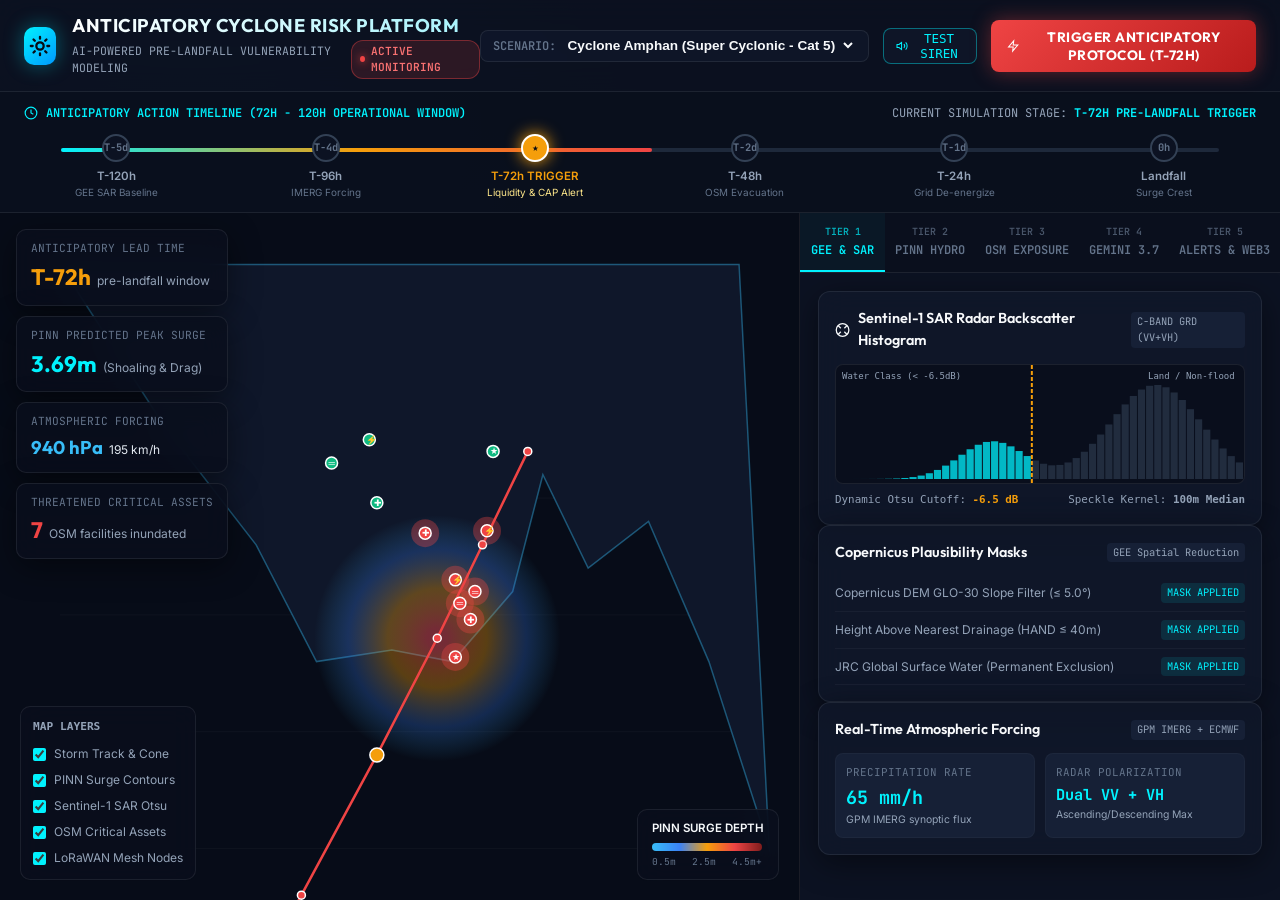
<file: index.html>
<!DOCTYPE html>
<html lang="en">
<head>
  <meta charset="UTF-8">
  <meta name="viewport" content="width=device-width, initial-scale=1.0">
  <title>Anticipatory Cyclone Risk & Vulnerability Modeling Platform</title>
  <meta name="description" content="AI-driven anticipatory action platform fusing Google Earth Engine SAR telemetry, Physics-Informed Neural Networks (PINNs), OpenStreetMap exposure mapping, Gemini 3.7 Flash orchestration, OASIS CAP v1.2 alerts, and Chainlink parametric smart contracts.">
  
  <!-- Stylesheets -->
  <link rel="stylesheet" href="css/main.css">
  <link rel="stylesheet" href="css/components.css">
</head>
<body>

  <!-- =====================================================================
       HEADER & MISSION CONTROL BAR
       ===================================================================== -->
  <header class="header-bar">
    <div class="brand-section">
      <div class="logo-icon">
        <svg viewBox="0 0 24 24" fill="none" stroke="currentColor" stroke-width="2.5" stroke-linecap="round" stroke-linejoin="round">
          <path d="M12 2v2M12 20v2M4.93 4.93l1.41 1.41M17.66 17.66l1.41 1.41M2 12h2M20 12h2M6.34 17.66l-1.41 1.41M19.07 4.93l-1.41 1.41"/>
          <circle cx="12" cy="12" r="4"/>
        </svg>
      </div>
      <div class="brand-title">
        <h1>ANTICIPATORY CYCLONE RISK PLATFORM</h1>
        <div class="brand-subtitle">
          <span>AI-POWERED PRE-LANDFALL VULNERABILITY MODELING</span>
          <span class="status-badge live-pulse">
            <span class="pulse-dot"></span>
            ACTIVE MONITORING
          </span>
        </div>
      </div>
    </div>

    <div class="header-actions">
      <!-- Scenario Selector -->
      <div class="scenario-select-wrapper">
        <label for="scenarioSelect">SCENARIO:</label>
        <select id="scenarioSelect" class="scenario-select">
          <option value="amphan" selected>Cyclone Amphan (Super Cyclonic - Cat 5)</option>
          <option value="remal">Cyclone Remal (Severe Cyclonic - Cat 3)</option>
          <option value="mocha">Cyclone Mocha (Extremely Severe - Cat 5)</option>
        </select>
      </div>

      <!-- Audio Siren Unmute / Test Button -->
      <button id="btnToggleAudio" class="btn-icon-toggle" title="Test / Unmute Alarm Siren" style="display: flex; align-items: center; gap: 6px; width: auto; padding: 0 12px; font-size: 0.78rem; font-family: monospace; color: #00f2fe; border-color: rgba(0,242,254,0.4);">
        <svg width="18" height="18" viewBox="0 0 24 24" fill="none" stroke="currentColor" stroke-width="2">
          <polygon points="11 5 6 9 2 9 2 15 6 15 11 19 11 5"/>
          <path d="M15.54 8.46a5 5 0 0 1 0 7.07"/>
          <path d="M19.07 4.93a10 10 0 0 1 0 14.14"/>
        </svg>
        <span id="audioButtonText">TEST SIREN</span>
      </button>

      <!-- Master Anticipatory Action Button -->
      <button id="btnTriggerProtocol" class="btn-trigger-action" title="Execute Pre-Landfall Liquidity & Warning Protocol">
        <svg width="18" height="18" viewBox="0 0 24 24" fill="none" stroke="currentColor" stroke-width="2">
          <polygon points="13 2 3 14 12 14 11 22 21 10 12 10 13 2"/>
        </svg>
        TRIGGER ANTICIPATORY PROTOCOL (T-72H)
      </button>
    </div>
  </header>

  <!-- =====================================================================
       ANTICIPATORY ACTION TIMELINE BAR (T-120H TO LANDFALL)
       ===================================================================== -->
  <div class="timeline-container">
    <div class="timeline-header">
      <div class="timeline-title">
        <svg width="14" height="14" viewBox="0 0 24 24" fill="none" stroke="currentColor" stroke-width="2">
          <circle cx="12" cy="12" r="10"></circle>
          <polyline points="12 6 12 12 16 14"></polyline>
        </svg>
        ANTICIPATORY ACTION TIMELINE (72H - 120H OPERATIONAL WINDOW)
      </div>
      <div class="timeline-meta">
        <span>CURRENT SIMULATION STAGE: <strong id="timelineStageLabel" style="color: #00f2fe;">T-72H PRE-LANDFALL TRIGGER</strong></span>
      </div>
    </div>

    <div class="timeline-stepper">
      <div class="timeline-track-bar"></div>
      <div id="timelineProgress" class="timeline-track-progress" style="width: 48%;"></div>

      <div class="timeline-step" data-step="-120h">
        <div class="step-node">T-5d</div>
        <div class="step-label">T-120h</div>
        <div class="step-sublabel">GEE SAR Baseline</div>
      </div>

      <div class="timeline-step" data-step="-96h">
        <div class="step-node">T-4d</div>
        <div class="step-label">T-96h</div>
        <div class="step-sublabel">IMERG Forcing</div>
      </div>

      <div class="timeline-step trigger-node active" data-step="-72h">
        <div class="step-node">★</div>
        <div class="step-label" style="color: #f59e0b;">T-72h TRIGGER</div>
        <div class="step-sublabel" style="color: #fde68a;">Liquidity & CAP Alert</div>
      </div>

      <div class="timeline-step" data-step="-48h">
        <div class="step-node">T-2d</div>
        <div class="step-label">T-48h</div>
        <div class="step-sublabel">OSM Evacuation</div>
      </div>

      <div class="timeline-step" data-step="-24h">
        <div class="step-node">T-1d</div>
        <div class="step-label">T-24h</div>
        <div class="step-sublabel">Grid De-energize</div>
      </div>

      <div class="timeline-step landfall-node" data-step="0h">
        <div class="step-node">0h</div>
        <div class="step-label">Landfall</div>
        <div class="step-sublabel">Surge Crest</div>
      </div>
    </div>
  </div>

  <!-- =====================================================================
       MAIN DASHBOARD GRID (MAP + 5-TIER TACTICAL HUB)
       ===================================================================== -->
  <main class="dashboard-grid">
    
    <!-- LEFT: GIS MAP VIEWPORT & HUD -->
    <div class="map-stage-container">
      <canvas id="mapCanvas" class="map-viewport"></canvas>

      <!-- Floating HUD Metrics -->
      <div class="map-hud-overlay">
        <div class="hud-panel">
          <div class="hud-title">ANTICIPATORY LEAD TIME</div>
          <div class="hud-value-group">
            <span id="hudLeadTime" class="hud-large-val" style="color: #f59e0b;">T-72h</span>
            <span class="hud-unit">pre-landfall window</span>
          </div>
        </div>

        <div class="hud-panel">
          <div class="hud-title">PINN PREDICTED PEAK SURGE</div>
          <div class="hud-value-group">
            <span id="hudSurgeDepth" class="hud-large-val">3.20m</span>
            <span class="hud-unit">(Shoaling & Drag)</span>
          </div>
        </div>

        <div class="hud-panel">
          <div class="hud-title">ATMOSPHERIC FORCING</div>
          <div class="hud-value-group">
            <span id="hudPressure" class="hud-large-val" style="font-size: 1.15rem; color: #38bdf8;">940 hPa</span>
            <span id="hudWinds" class="hud-unit" style="color: #e2e8f0;">195 km/h</span>
          </div>
        </div>

        <div class="hud-panel">
          <div class="hud-title">THREATENED CRITICAL ASSETS</div>
          <div class="hud-value-group">
            <span id="hudThreatenedAssets" class="hud-large-val" style="color: #ef4444;">6</span>
            <span class="hud-unit">OSM facilities inundated</span>
          </div>
        </div>
      </div>

      <!-- Layer Control Floating Box -->
      <div class="map-layer-controls">
        <div style="font-size: 0.7rem; font-weight: 700; color: #94a3b8; font-family: monospace; margin-bottom: 2px;">MAP LAYERS</div>
        <label class="layer-toggle">
          <input type="checkbox" name="stormTrack" checked> Storm Track & Cone
        </label>
        <label class="layer-toggle">
          <input type="checkbox" name="surgeContours" checked> PINN Surge Contours
        </label>
        <label class="layer-toggle">
          <input type="checkbox" name="sarInundation" checked> Sentinel-1 SAR Otsu
        </label>
        <label class="layer-toggle">
          <input type="checkbox" name="osmInfrastructure" checked> OSM Critical Assets
        </label>
        <label class="layer-toggle">
          <input type="checkbox" name="loraMesh" checked> LoRaWAN Mesh Nodes
        </label>
      </div>

      <!-- Map Legend -->
      <div class="map-legend">
        <div class="legend-title">PINN SURGE DEPTH</div>
        <div class="legend-scale">
          <div class="scale-gradient"></div>
        </div>
        <div class="scale-labels">
          <span>0.5m</span>
          <span>2.5m</span>
          <span>4.5m+</span>
        </div>
      </div>

      <!-- Interactive Tooltip -->
      <div id="mapTooltip" class="map-tooltip"></div>
    </div>

    <!-- RIGHT: 5-TIER MULTI-TIER TACTICAL HUB -->
    <aside class="tactical-hub-container">
      
      <!-- Tier Navigation Tabs -->
      <nav class="tier-tabs-nav">
        <button class="tier-tab-btn active" data-tab="tier1">
          <span class="tier-tab-number">TIER 1</span>
          <span>GEE & SAR</span>
        </button>
        <button class="tier-tab-btn" data-tab="tier2">
          <span class="tier-tab-number">TIER 2</span>
          <span>PINN HYDRO</span>
        </button>
        <button class="tier-tab-btn" data-tab="tier3">
          <span class="tier-tab-number">TIER 3</span>
          <span>OSM EXPOSURE</span>
        </button>
        <button class="tier-tab-btn" data-tab="tier4">
          <span class="tier-tab-number">TIER 4</span>
          <span>GEMINI 3.7</span>
        </button>
        <button class="tier-tab-btn" data-tab="tier5">
          <span class="tier-tab-number">TIER 5</span>
          <span>ALERTS & WEB3</span>
        </button>
      </nav>

      <!-- Panel Content Container -->
      <div class="tier-panel-content">
        
        <!-- ==========================================
             TIER 1 PANEL: GEE & SAR INGESTION
             ========================================== -->
        <div id="panel-tier1" class="tier-tab-panel" style="display: block;">
          <div class="card">
            <div class="card-header">
              <span class="card-title">
                <svg width="16" height="16" viewBox="0 0 24 24" fill="none" stroke="currentColor" stroke-width="2"><circle cx="12" cy="12" r="10"/><path d="m4.93 4.93 4.24 4.24"/><path d="m14.83 9.17 4.24-4.24"/><path d="m14.83 14.83 4.24 4.24"/><path d="m9.17 14.83-4.24 4.24"/></svg>
                Sentinel-1 SAR Radar Backscatter Histogram
              </span>
              <span class="card-badge">C-BAND GRD (VV+VH)</span>
            </div>

            <!-- SAR Histogram Canvas -->
            <div class="sar-histogram-container">
              <canvas id="sarHistogramCanvas"></canvas>
            </div>

            <div style="display: flex; justify-content: space-between; margin-top: 8px; font-size: 0.68rem; font-family: monospace; color: #94a3b8;">
              <span>Dynamic Otsu Cutoff: <strong style="color: #f59e0b;">-6.5 dB</strong></span>
              <span>Speckle Kernel: <strong>100m Median</strong></span>
            </div>
          </div>

          <!-- Plausibility Masking Controls -->
          <div class="card">
            <div class="card-header">
              <span class="card-title">Copernicus Plausibility Masks</span>
              <span class="card-badge">GEE Spatial Reduction</span>
            </div>
            
            <div class="filter-switch-row">
              <span class="filter-switch-label">Copernicus DEM GLO-30 Slope Filter (&le; 5.0&deg;)</span>
              <span class="filter-switch-tag">MASK APPLIED</span>
            </div>
            <div class="filter-switch-row">
              <span class="filter-switch-label">Height Above Nearest Drainage (HAND &le; 40m)</span>
              <span class="filter-switch-tag">MASK APPLIED</span>
            </div>
            <div class="filter-switch-row">
              <span class="filter-switch-label">JRC Global Surface Water (Permanent Exclusion)</span>
              <span class="filter-switch-tag">MASK APPLIED</span>
            </div>
          </div>

          <!-- Meteorological Forcing Card -->
          <div class="card">
            <div class="card-header">
              <span class="card-title">Real-Time Atmospheric Forcing</span>
              <span class="card-badge">GPM IMERG + ECMWF</span>
            </div>
            <div class="metric-grid-2">
              <div class="metric-item">
                <div class="metric-label">PRECIPITATION RATE</div>
                <div id="valImergRain" class="metric-value">65 mm/h</div>
                <div class="metric-sub">GPM IMERG synoptic flux</div>
              </div>
              <div class="metric-item">
                <div class="metric-label">RADAR POLARIZATION</div>
                <div class="metric-value" style="font-size: 0.95rem;">Dual VV + VH</div>
                <div class="metric-sub">Ascending/Descending Max</div>
              </div>
            </div>
          </div>
        </div>

        <!-- ==========================================
             TIER 2 PANEL: PINN & DUALFLOODGNN
             ========================================== -->
        <div id="panel-tier2" class="tier-tab-panel" style="display: none;">
          <div class="card">
            <div class="card-header">
              <span class="card-title">PINN Storm Surge Solver</span>
              <span class="card-badge">ADCIRC / SLOSH SURROGATE</span>
            </div>
            
            <div class="formula-banner">
              L_PINN = L_data + &lambda;1 * L_NS + &lambda;2 * L_mass
            </div>

            <div class="metric-grid-2">
              <div class="metric-item">
                <div class="metric-label">PEAK PREDICTED SURGE</div>
                <div id="valPinnSurge" class="metric-value">3.20m</div>
                <div class="metric-sub">Inundation depth at coast</div>
              </div>
              <div class="metric-item">
                <div class="metric-label">INFERENCE LATENCY</div>
                <div class="metric-value" style="color: #10b981;">124 ms</div>
                <div class="metric-sub">vs 36h traditional HPC</div>
              </div>
            </div>

            <div style="margin-top: 12px; font-size: 0.72rem; color: #94a3b8; line-height: 1.6;">
              <div style="display: flex; justify-content: space-between; padding: 4px 0;">
                <span>Inverted Barometer (&Delta;&eta;_p):</span>
                <strong id="valPinnBarometer" style="color: #38bdf8;">+0.73m</strong>
              </div>
              <div style="display: flex; justify-content: space-between; padding: 4px 0;">
                <span>Wind Drag & Shoaling (&Delta;&eta;_w):</span>
                <strong id="valPinnWind" style="color: #38bdf8;">+1.82m</strong>
              </div>
              <div style="display: flex; justify-content: space-between; padding: 4px 0;">
                <span>Harmonic Astronomical Tide (&eta;_t):</span>
                <strong style="color: #38bdf8;">+0.65m</strong>
              </div>
            </div>
          </div>

          <!-- DUALFloodGNN Mass Conservation -->
          <div class="card">
            <div class="card-header">
              <span class="card-title">DUALFloodGNN Pluvial Routing</span>
              <span class="card-badge">CONSERVATION OF MASS</span>
            </div>
            <div class="metric-item">
              <div class="metric-label">LOCAL MASS RESIDUAL LOSS</div>
              <div id="valGnnResidual" class="metric-value" style="color: #10b981; font-size: 1.1rem;">4.20e-5</div>
              <div class="progress-bar-container">
                <div class="progress-bar-fill" style="width: 12%;"></div>
              </div>
              <div class="metric-sub">&check; Mass strictly conserved (&lt; 1e-4 threshold)</div>
            </div>
          </div>
        </div>

        <!-- ==========================================
             TIER 3 PANEL: OSM INFRASTRUCTURE EXPOSURE
             ========================================== -->
        <div id="panel-tier3" class="tier-tab-panel" style="display: none;">
          <div class="card">
            <div class="card-header">
              <span class="card-title">OpenStreetMap Overpass QL</span>
              <select id="qlCategorySelect" class="scenario-select" style="background: #162036; padding: 4px 8px; border-radius: 6px;">
                <option value="medical_shelters">Medical Shelters</option>
                <option value="power_grid">Power Transformers</option>
                <option value="evacuation_routes">Arterial Highways</option>
                <option value="emergency_hubs">Police Command Hubs</option>
              </select>
            </div>
            <div id="qlConsoleOutput" class="ql-console">[out:json][timeout:25];
(
  node["amenity"="hospital"](21.0,88.0,23.5,91.5);
  way["amenity"="hospital"](21.0,88.0,23.5,91.5);
  relation["amenity"="hospital"](21.0,88.0,23.5,91.5);
);
out body;
>;
out skel qt;</div>
          </div>

          <!-- Spatial Join Intersected Assets -->
          <div class="card">
            <div class="card-header">
              <span class="card-title">Spatial Join (sjoin) Vulnerability Matrix</span>
              <span class="card-badge">CRITICAL ASSETS</span>
            </div>
            <div id="assetVulnerabilityList" class="asset-vulnerability-list">
              <!-- Dynamically populated -->
            </div>
          </div>
        </div>

        <!-- ==========================================
             TIER 4 PANEL: GEMINI 3.7 FLASH REASONING
             ========================================== -->
        <div id="panel-tier4" class="tier-tab-panel" style="display: none;">
          <div class="card">
            <div class="ai-agent-header">
              <div class="ai-avatar">G</div>
              <div>
                <div style="font-weight: 700; font-size: 0.88rem; color: #c084fc;">Gemini 3.7 Flash</div>
                <div style="font-size: 0.68rem; font-family: monospace; color: #94a3b8;">FORMATION CONTROLLER REASONING AGENT</div>
              </div>
            </div>

            <!-- Agent Thinking Stream -->
            <div id="geminiReasoningOutput" class="ai-reasoning-stream">
              <!-- Dynamically populated with compound reasoning -->
            </div>
          </div>

          <!-- Strict JSON Schema Output Box -->
          <div class="card">
            <div class="card-header">
              <span class="card-title">Enforced Response Schema (JSON)</span>
              <span class="card-badge">response_schema</span>
            </div>
            <div id="geminiJsonOutput" class="json-code-box">
              <!-- Formatted JSON output -->
            </div>
          </div>
        </div>

        <!-- ==========================================
             TIER 5 PANEL: ALERTS & WEB3 LIQUIDITY
             ========================================== -->
        <div id="panel-tier5" class="tier-tab-panel" style="display: none;">
          
          <!-- Sub-panel A: OASIS CAP v1.2 Dispatcher -->
          <div class="card">
            <div class="card-header">
              <span class="card-title">OASIS CAP v1.2 Dissemination</span>
              <span class="card-badge">CELL BROADCAST SERVICE</span>
            </div>
            <div id="capXmlOutput" class="ql-console" style="max-height: 120px; color: #a5f3fc;">
              <!-- Generated XML alert -->
            </div>
            <button id="btnCbsBroadcast" class="btn-cbs-broadcast">
              <svg width="18" height="18" viewBox="0 0 24 24" fill="none" stroke="currentColor" stroke-width="2"><path d="M18 8A6 6 0 0 0 6 8c0 7-3 9-3 9h18s-3-2-3-9"/><path d="M13.73 21a2 2 0 0 1-3.46 0"/></svg>
              BROADCAST VIA CELL BROADCAST (CBS CHANNEL-4370)
            </button>
          </div>

          <!-- Sub-panel B: LoRaWAN Offline Mesh Network -->
          <div class="card">
            <div class="card-header">
              <span class="card-title">LoRaWAN Offline Mesh Network</span>
              <span class="card-badge">DECENTRALIZED RADIO</span>
            </div>
            <canvas id="loraMeshCanvas" class="lora-mesh-canvas"></canvas>
            <div class="lora-node-status-grid">
              <div class="lora-node-card">
                <div class="lora-node-name">Gateway <span class="lora-dot"></span></div>
                <div style="color: #94a3b8;">Barisal Tower</div>
                <div style="color: #00e5a3; font-family: monospace;">RSSI: -62 dBm</div>
              </div>
              <div class="lora-node-card">
                <div class="lora-node-name">Relay N1 <span class="lora-dot"></span></div>
                <div style="color: #94a3b8;">Patuakhali</div>
                <div style="color: #00e5a3; font-family: monospace;">RSSI: -78 dBm</div>
              </div>
              <div class="lora-node-card">
                <div class="lora-node-name">Edge Siren <span class="lora-dot" style="background: #ef4444;"></span></div>
                <div style="color: #94a3b8;">Kuakata Shore</div>
                <div style="color: #f59e0b; font-family: monospace;">RSSI: -96 dBm</div>
              </div>
            </div>
          </div>

          <!-- Sub-panel C: Parametric Insurance & Smart Contract -->
          <div class="card web3-contract-card">
            <div class="card-header">
              <span class="card-title" style="color: #e9d5ff;">IndexedInsurance.sol</span>
              <span id="contractStatusBadge" class="card-badge" style="background: rgba(16, 185, 129, 0.2); color: #6ee7b7;">SETTLED (PRE-LANDFALL 72H)</span>
            </div>

            <div class="oracle-feed-bar">
              <span class="oracle-badge">
                <svg width="14" height="14" viewBox="0 0 24 24" fill="none" stroke="currentColor" stroke-width="2"><circle cx="12" cy="12" r="10"/><path d="M12 2a14.5 14.5 0 0 0 0 20 14.5 14.5 0 0 0 0-20"/><path d="M2 12h20"/></svg>
                Chainlink DON Surge Oracle:
              </span>
              <span style="font-family: monospace; font-weight: 700; color: #a855f7;">3.20m (Threshold: 2.50m)</span>
            </div>

            <div style="display: flex; justify-content: space-between; font-size: 0.72rem; color: #cbd5e1; margin-bottom: 6px;">
              <span>Escrow Vault Pool: <strong>$2,500,000 USD</strong></span>
              <span>Beneficiaries: <strong>50,000 Families</strong></span>
            </div>

            <div style="font-size: 0.68rem; font-family: monospace; color: #a78bfa; margin-top: 8px;">
              AUTOMATED BASH/NAGAD CASHOUT AUDIT TRAIL:
            </div>
            <div id="payoutStreamList" class="payout-stream-list">
              <!-- Dynamically populated payout stream -->
            </div>
          </div>
        </div>

      </div>
    </aside>
  </main>

  <!-- =====================================================================
       CELL BROADCAST EMERGENCY MODAL (CBS CHANNEL-4370 SIMULATION)
       ===================================================================== -->
  <div id="cbsModalOverlay" class="modal-overlay">
    <div class="phone-mockup-frame">
      <div class="phone-notch"></div>
      
      <div class="cbs-alert-card">
        <div class="cbs-alert-header">
          <svg width="24" height="24" viewBox="0 0 24 24" fill="none" stroke="currentColor" stroke-width="2.5"><path d="M10.29 3.86 1.82 18a2 2 0 0 0 1.71 3h16.94a2 2 0 0 0 1.71-3L13.71 3.86a2 2 0 0 0-3.42 0z"/><line x1="12" y1="9" x2="12" y2="13"/><line x1="12" y1="17" x2="12.01" y2="17"/></svg>
          CIVIL EMERGENCY BROADCAST
        </div>

        <div id="cbsModalHeadline" style="font-weight: 800; font-size: 0.95rem;">
          EMERGENCY ALERT: CYCLONE AMPHAN (T-72H)
        </div>

        <div id="cbsModalDesc" class="cbs-alert-body">
          Surge depth of 3.20m projected. Imminent coastal cut-off detected along arterial evacuation corridors.
        </div>

        <div id="cbsModalInstruction" class="cbs-alert-instruction">
          Anticipatory action in effect: Proceed immediately to cyclone shelters. Cash assistance of ৳5,500 has been transferred directly to your mobile wallet.
        </div>

        <button id="btnDismissAlert" class="cbs-alert-dismiss-btn">
          ACKNOWLEDGE & DISMISS ALARM
        </button>
      </div>
    </div>
  </div>

  <!-- Application Logic (Universal Bundle - works on file:// and http://) -->
  <script src="js/bundle.js"></script>
</body>
</html>
</file>
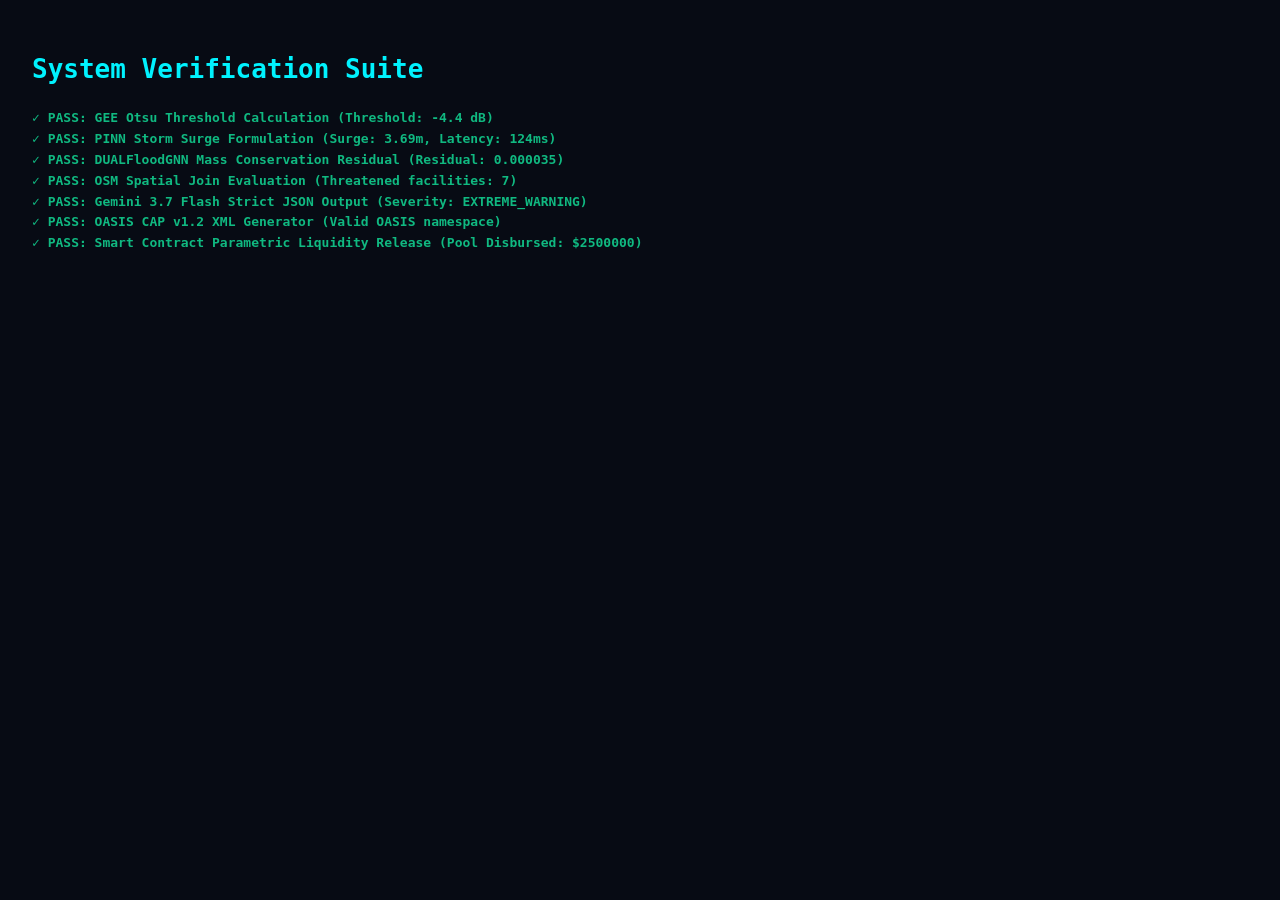
<file: tests/run_verification.html>
<!DOCTYPE html>
<html lang="en">
<head>
  <meta charset="UTF-8">
  <title>Anticipatory Cyclone Platform - Automated Test Suite</title>
  <style>
    body { font-family: monospace; background: #070b14; color: #f8fafc; padding: 24px; line-height: 1.6; }
    h1 { color: #00f2fe; }
    .test-pass { color: #10b981; font-weight: bold; }
    .test-fail { color: #ef4444; font-weight: bold; }
    .test-suite { margin-top: 16px; border: 1px solid rgba(255,255,255,0.1); padding: 16px; border-radius: 8px; }
  </style>
</head>
<body>
  <h1>System Verification Suite</h1>
  <div id="results">Running tests...</div>

  <script type="module">
    import { GEEPipelineManager } from '../js/gee-pipeline.js';
    import { PINNHydrodynamicEngine } from '../js/pinn-engine.js';
    import { OSMExtractor } from '../js/osm-extractor.js';
    import { GeminiOrchestrator } from '../js/gemini-orchestrator.js';
    import { CAPDispatcher } from '../js/cap-dispatcher.js';
    import { SmartContractManager } from '../js/smart-contract.js';

    const results = document.getElementById('results');
    results.innerHTML = '';

    function assert(testName, condition, details = '') {
      const div = document.createElement('div');
      if (condition) {
        div.className = 'test-pass';
        div.innerText = `✓ PASS: ${testName} ${details ? '(' + details + ')' : ''}`;
      } else {
        div.className = 'test-fail';
        div.innerText = `✗ FAIL: ${testName} ${details ? '(' + details + ')' : ''}`;
      }
      results.appendChild(div);
    }

    try {
      // 1. Test GEE Otsu thresholding
      const gee = new GEEPipelineManager();
      const threshold = gee.calculateOtsuThreshold();
      assert('GEE Otsu Threshold Calculation', threshold <= -4.0 && threshold >= -10.0, `Threshold: ${threshold} dB`);

      // 2. Test PINN Hydrodynamics & Mass Conservation
      const pinn = new PINNHydrodynamicEngine();
      const surge = pinn.calculateSurge(940, 195);
      assert('PINN Storm Surge Formulation', surge.totalSurgeMeters >= 2.0, `Surge: ${surge.totalSurgeMeters}m, Latency: ${surge.inferenceTimeMs}ms`);

      const gnn = pinn.simulateWatershedGNN(65);
      assert('DUALFloodGNN Mass Conservation Residual', gnn.conservesMass, `Residual: ${gnn.localMassResidual}`);

      // 3. Test OSM Vulnerability sjoin
      const osm = new OSMExtractor();
      const vulnerable = osm.evaluateVulnerability(3.2);
      const flooded = vulnerable.filter(a => a.isFlooded);
      assert('OSM Spatial Join Evaluation', flooded.length > 0, `Threatened facilities: ${flooded.length}`);

      // 4. Test Gemini 3.7 Flash Schema Validation
      const gemini = new GeminiOrchestrator();
      const scenario = { name: "Cyclone Test", id: "test" };
      const assessment = gemini.synthesizeAnticipatoryAssessment(scenario, 72, surge, vulnerable);
      const schemaValid = assessment.structuredOutput.hasOwnProperty('cap_parameters') &&
                          assessment.structuredOutput.hasOwnProperty('parametric_liquidity_trigger');
      assert('Gemini 3.7 Flash Strict JSON Output', schemaValid, `Severity: ${assessment.structuredOutput.event_severity}`);

      // 5. Test OASIS CAP v1.2 XML generation
      const cap = new CAPDispatcher();
      const xml = cap.generateXML(assessment.structuredOutput.cap_parameters);
      assert('OASIS CAP v1.2 XML Generator', xml.includes('<alert xmlns="urn:oasis:names:tc:emergency:cap:1.2">'), 'Valid OASIS namespace');

      // 6. Test Smart Contract Settlement
      const sc = new SmartContractManager();
      const settlement = sc.evaluateAndExecuteSettlement(3.2, 72);
      assert('Smart Contract Parametric Liquidity Release', settlement.triggered && sc.isSettled, `Pool Disbursed: $${settlement.totalDisbursedUsd}`);

    } catch (err) {
      assert('Test Execution Exception', false, err.message);
    }
  </script>
</body>
</html>
</file>
<file: css/main.css>
/* =====================================================================
   ANTICIPATORY CYCLONE RISK PLATFORM - MAIN DESIGN SYSTEM
   Theme: High-Tech Mission Control / Slate & Neon Intelligence
   ===================================================================== */

@import url('https://fonts.googleapis.com/css2?family=Inter:wght@300;400;500;600;700&family=JetBrains+Mono:wght@400;500;700&family=Outfit:wght@400;600;700;800&display=swap');

:root {
  /* Harmonious Dark Palette */
  --bg-primary: #070b14;
  --bg-secondary: #0c1222;
  --bg-card: rgba(16, 24, 43, 0.75);
  --bg-card-hover: rgba(22, 33, 58, 0.85);
  --bg-elevated: #162036;

  /* Glassmorphism */
  --border-subtle: rgba(255, 255, 255, 0.08);
  --border-highlight: rgba(0, 242, 254, 0.3);
  --glass-blur: blur(14px);
  --shadow-card: 0 8px 32px 0 rgba(0, 0, 0, 0.45);
  --shadow-glow-cyan: 0 0 20px rgba(0, 242, 254, 0.35);
  --shadow-glow-red: 0 0 20px rgba(239, 68, 68, 0.4);

  /* Accents & Status */
  --cyan-primary: #00f2fe;
  --cyan-dark: #0099ff;
  --teal-accent: #00e5a3;
  --amber-warning: #f59e0b;
  --red-critical: #ef4444;
  --purple-accent: #8b5cf6;
  --blue-ocean: #1e3a8a;

  /* Typography */
  --font-sans: 'Inter', -apple-system, BlinkMacSystemFont, sans-serif;
  --font-display: 'Outfit', sans-serif;
  --font-mono: 'JetBrains Mono', monospace;

  /* Text Colors */
  --text-primary: #f8fafc;
  --text-secondary: #94a3b8;
  --text-muted: #64748b;
  --text-accent: #38bdf8;

  /* Transitions */
  --transition-fast: 0.15s ease;
  --transition-normal: 0.25s ease-out;
}

* {
  margin: 0;
  padding: 0;
  box-sizing: border-box;
}

body {
  background-color: var(--bg-primary);
  background-image: 
    radial-gradient(circle at 15% 15%, rgba(0, 153, 255, 0.07) 0%, transparent 40%),
    radial-gradient(circle at 85% 85%, rgba(239, 68, 68, 0.05) 0%, transparent 45%),
    linear-gradient(180deg, rgba(7, 11, 20, 0.98) 0%, rgba(12, 18, 34, 1) 100%);
  color: var(--text-primary);
  font-family: var(--font-sans);
  min-height: 100vh;
  display: flex;
  flex-direction: column;
  overflow-x: hidden;
  line-height: 1.5;
}

/* Custom Scrollbar */
::-webkit-scrollbar {
  width: 6px;
  height: 6px;
}
::-webkit-scrollbar-track {
  background: var(--bg-secondary);
}
::-webkit-scrollbar-thumb {
  background: #1e293b;
  border-radius: 4px;
}
::-webkit-scrollbar-thumb:hover {
  background: var(--cyan-dark);
}

/* =====================================================================
   HEADER & CONTROL BAR
   ===================================================================== */
.header-bar {
  display: flex;
  justify-content: space-between;
  align-items: center;
  padding: 12px 24px;
  background: rgba(12, 18, 34, 0.85);
  backdrop-filter: var(--glass-blur);
  border-bottom: 1px solid var(--border-subtle);
  position: sticky;
  top: 0;
  z-index: 1000;
}

.brand-section {
  display: flex;
  align-items: center;
  gap: 16px;
}

.logo-icon {
  width: 38px;
  height: 38px;
  background: linear-gradient(135deg, var(--cyan-primary), var(--cyan-dark));
  border-radius: 10px;
  display: flex;
  align-items: center;
  justify-content: center;
  box-shadow: var(--shadow-glow-cyan);
}

.logo-icon svg {
  width: 22px;
  height: 22px;
  color: #070b14;
}

.brand-title h1 {
  font-family: var(--font-display);
  font-size: 1.15rem;
  font-weight: 700;
  letter-spacing: 0.5px;
  background: linear-gradient(90deg, #ffffff, #a5f3fc);
  -webkit-background-clip: text;
  -webkit-text-fill-color: transparent;
}

.brand-subtitle {
  font-size: 0.72rem;
  color: var(--text-secondary);
  font-family: var(--font-mono);
  display: flex;
  align-items: center;
  gap: 8px;
}

.status-badge {
  display: inline-flex;
  align-items: center;
  gap: 6px;
  padding: 2px 8px;
  border-radius: 12px;
  font-size: 0.7rem;
  font-weight: 600;
}

.status-badge.live-pulse {
  background: rgba(239, 68, 68, 0.15);
  color: #f87171;
  border: 1px solid rgba(239, 68, 68, 0.4);
}

.pulse-dot {
  width: 6px;
  height: 6px;
  border-radius: 50%;
  background: var(--red-critical);
  box-shadow: 0 0 8px var(--red-critical);
  animation: pulse 1.6s infinite ease-in-out;
}

@keyframes pulse {
  0%, 100% { opacity: 1; transform: scale(1); }
  50% { opacity: 0.4; transform: scale(1.4); }
}

/* Header Controls */
.header-actions {
  display: flex;
  align-items: center;
  gap: 14px;
}

.scenario-select-wrapper {
  display: flex;
  align-items: center;
  gap: 8px;
  background: var(--bg-card);
  padding: 6px 12px;
  border-radius: 8px;
  border: 1px solid var(--border-subtle);
}

.scenario-select-wrapper label {
  font-size: 0.75rem;
  color: var(--text-muted);
  text-transform: uppercase;
  font-weight: 600;
  font-family: var(--font-mono);
}

.scenario-select {
  background: transparent;
  color: var(--text-primary);
  border: none;
  font-size: 0.85rem;
  font-weight: 600;
  cursor: pointer;
  outline: none;
}

.scenario-select option {
  background: var(--bg-secondary);
  color: var(--text-primary);
}

.btn-trigger-action {
  background: linear-gradient(135deg, #ef4444, #b91c1c);
  color: white;
  border: none;
  padding: 8px 16px;
  border-radius: 8px;
  font-family: var(--font-display);
  font-size: 0.85rem;
  font-weight: 700;
  letter-spacing: 0.5px;
  cursor: pointer;
  display: flex;
  align-items: center;
  gap: 8px;
  box-shadow: var(--shadow-glow-red);
  transition: var(--transition-normal);
}

.btn-trigger-action:hover {
  transform: translateY(-2px);
  box-shadow: 0 0 25px rgba(239, 68, 68, 0.6);
}

.btn-trigger-action:active {
  transform: translateY(0);
}

.btn-icon-toggle {
  background: var(--bg-card);
  border: 1px solid var(--border-subtle);
  color: var(--text-secondary);
  width: 36px;
  height: 36px;
  border-radius: 8px;
  display: flex;
  align-items: center;
  justify-content: center;
  cursor: pointer;
  transition: var(--transition-fast);
}

.btn-icon-toggle:hover {
  color: var(--cyan-primary);
  border-color: var(--cyan-primary);
}

/* =====================================================================
   ANTICIPATORY ACTION TIMELINE BAR
   ===================================================================== */
.timeline-container {
  background: rgba(10, 15, 29, 0.95);
  border-bottom: 1px solid var(--border-subtle);
  padding: 12px 24px;
  display: flex;
  flex-direction: column;
  gap: 8px;
}

.timeline-header {
  display: flex;
  justify-content: space-between;
  align-items: center;
  font-size: 0.75rem;
  font-family: var(--font-mono);
  color: var(--text-secondary);
}

.timeline-title {
  display: flex;
  align-items: center;
  gap: 8px;
  font-weight: 600;
  color: var(--cyan-primary);
}

.timeline-stepper {
  display: flex;
  justify-content: space-between;
  position: relative;
  margin-top: 4px;
}

.timeline-track-bar {
  position: absolute;
  top: 14px;
  left: 3%;
  right: 3%;
  height: 4px;
  background: #1e293b;
  border-radius: 2px;
  z-index: 1;
}

.timeline-track-progress {
  position: absolute;
  top: 14px;
  left: 3%;
  height: 4px;
  background: linear-gradient(90deg, var(--cyan-primary), var(--amber-warning), var(--red-critical));
  border-radius: 2px;
  z-index: 2;
  transition: width 0.3s ease;
}

.timeline-step {
  position: relative;
  z-index: 3;
  display: flex;
  flex-direction: column;
  align-items: center;
  cursor: pointer;
  width: 15%;
  transition: transform var(--transition-fast);
}

.timeline-step:hover {
  transform: translateY(-2px);
}

.step-node {
  width: 28px;
  height: 28px;
  border-radius: 50%;
  background: var(--bg-secondary);
  border: 2px solid #334155;
  display: flex;
  align-items: center;
  justify-content: center;
  font-size: 0.65rem;
  font-family: var(--font-mono);
  font-weight: 700;
  color: var(--text-muted);
  transition: all var(--transition-fast);
}

.timeline-step.active .step-node {
  background: var(--cyan-primary);
  border-color: #ffffff;
  color: #070b14;
  box-shadow: 0 0 14px var(--cyan-primary);
}

.timeline-step.trigger-node .step-node {
  border-color: var(--amber-warning);
  color: var(--amber-warning);
}

.timeline-step.trigger-node.active .step-node {
  background: var(--amber-warning);
  border-color: #ffffff;
  color: #070b14;
  box-shadow: 0 0 16px var(--amber-warning);
}

.timeline-step.landfall-node.active .step-node {
  background: var(--red-critical);
  color: white;
  box-shadow: 0 0 16px var(--red-critical);
}

.step-label {
  margin-top: 6px;
  font-size: 0.72rem;
  font-weight: 600;
  color: var(--text-secondary);
  text-align: center;
}

.timeline-step.active .step-label {
  color: var(--text-primary);
}

.step-sublabel {
  font-size: 0.62rem;
  color: var(--text-muted);
  text-align: center;
}

/* =====================================================================
   MAIN DASHBOARD GRID LAYOUT
   ===================================================================== */
.dashboard-grid {
  display: grid;
  grid-template-columns: 1fr 480px;
  flex: 1;
  height: calc(100vh - 140px);
  overflow: hidden;
}

@media (max-width: 1200px) {
  .dashboard-grid {
    grid-template-columns: 1fr;
    height: auto;
    overflow: visible;
  }
}

/* Geospatial Map Canvas Container */
.map-stage-container {
  position: relative;
  background: #060913;
  display: flex;
  flex-direction: column;
  overflow: hidden;
  border-right: 1px solid var(--border-subtle);
}

.map-viewport {
  width: 100%;
  height: 100%;
  position: relative;
  cursor: grab;
}

.map-viewport:active {
  cursor: grabbing;
}

/* Map Overlays & Floating HUD */
.map-hud-overlay {
  position: absolute;
  top: 16px;
  left: 16px;
  display: flex;
  flex-direction: column;
  gap: 10px;
  z-index: 10;
  pointer-events: none;
}

.hud-panel {
  pointer-events: auto;
  background: rgba(10, 15, 29, 0.85);
  backdrop-filter: var(--glass-blur);
  border: 1px solid var(--border-subtle);
  border-radius: 10px;
  padding: 10px 14px;
  box-shadow: var(--shadow-card);
}

.hud-title {
  font-size: 0.7rem;
  font-family: var(--font-mono);
  color: var(--text-muted);
  text-transform: uppercase;
  margin-bottom: 4px;
}

.hud-value-group {
  display: flex;
  align-items: baseline;
  gap: 6px;
}

.hud-large-val {
  font-family: var(--font-display);
  font-size: 1.4rem;
  font-weight: 700;
  color: var(--cyan-primary);
}

.hud-unit {
  font-size: 0.75rem;
  color: var(--text-secondary);
}

/* Layer Control Floating Box */
.map-layer-controls {
  position: absolute;
  bottom: 20px;
  left: 20px;
  z-index: 10;
  background: rgba(10, 15, 29, 0.85);
  backdrop-filter: var(--glass-blur);
  border: 1px solid var(--border-subtle);
  border-radius: 10px;
  padding: 12px;
  display: flex;
  flex-direction: column;
  gap: 8px;
}

.layer-toggle {
  display: flex;
  align-items: center;
  gap: 8px;
  font-size: 0.75rem;
  color: var(--text-secondary);
  cursor: pointer;
  user-select: none;
}

.layer-toggle input[type="checkbox"] {
  accent-color: var(--cyan-primary);
  cursor: pointer;
}

.layer-toggle:hover {
  color: var(--text-primary);
}

/* Map Legend */
.map-legend {
  position: absolute;
  bottom: 20px;
  right: 20px;
  z-index: 10;
  background: rgba(10, 15, 29, 0.85);
  backdrop-filter: var(--glass-blur);
  border: 1px solid var(--border-subtle);
  border-radius: 10px;
  padding: 10px 14px;
  font-size: 0.72rem;
}

.legend-title {
  font-weight: 600;
  margin-bottom: 6px;
  color: var(--text-primary);
}

.legend-scale {
  display: flex;
  align-items: center;
  gap: 4px;
  margin-bottom: 4px;
}

.scale-gradient {
  width: 110px;
  height: 8px;
  border-radius: 4px;
  background: linear-gradient(90deg, #38bdf8, #3b82f6, #f59e0b, #ef4444, #7f1d1d);
}

.scale-labels {
  display: flex;
  justify-content: space-between;
  width: 110px;
  font-family: var(--font-mono);
  font-size: 0.6rem;
  color: var(--text-muted);
}

/* =====================================================================
   RIGHT RAIL / MULTI-TIER TACTICAL HUB
   ===================================================================== */
.tactical-hub-container {
  background: var(--bg-secondary);
  display: flex;
  flex-direction: column;
  height: 100%;
  overflow: hidden;
}

.tier-tabs-nav {
  display: flex;
  background: rgba(10, 15, 29, 0.95);
  border-bottom: 1px solid var(--border-subtle);
  overflow-x: auto;
}

.tier-tab-btn {
  flex: 1;
  padding: 12px 10px;
  background: transparent;
  border: none;
  border-bottom: 2px solid transparent;
  color: var(--text-muted);
  font-size: 0.75rem;
  font-weight: 600;
  font-family: var(--font-mono);
  cursor: pointer;
  white-space: nowrap;
  display: flex;
  flex-direction: column;
  align-items: center;
  gap: 4px;
  transition: all var(--transition-fast);
}

.tier-tab-btn:hover {
  color: var(--text-secondary);
  background: rgba(255, 255, 255, 0.02);
}

.tier-tab-btn.active {
  color: var(--cyan-primary);
  border-bottom-color: var(--cyan-primary);
  background: rgba(0, 242, 254, 0.04);
}

.tier-tab-number {
  font-size: 0.62rem;
  opacity: 0.7;
}

/* Tab Content Panels */
.tier-panel-content {
  flex: 1;
  overflow-y: auto;
  padding: 18px;
  display: flex;
  flex-direction: column;
  gap: 16px;
}

.card {
  background: var(--bg-card);
  backdrop-filter: var(--glass-blur);
  border: 1px solid var(--border-subtle);
  border-radius: 12px;
  padding: 16px;
  box-shadow: var(--shadow-card);
}

.card-header {
  display: flex;
  justify-content: space-between;
  align-items: center;
  margin-bottom: 12px;
}

.card-title {
  font-family: var(--font-display);
  font-size: 0.9rem;
  font-weight: 600;
  color: var(--text-primary);
  display: flex;
  align-items: center;
  gap: 8px;
}

.card-badge {
  font-size: 0.65rem;
  font-family: var(--font-mono);
  padding: 2px 6px;
  border-radius: 4px;
  background: var(--bg-elevated);
  color: var(--text-secondary);
}

/* Metric Display Row */
.metric-grid-2 {
  display: grid;
  grid-template-columns: 1fr 1fr;
  gap: 10px;
}

.metric-item {
  background: var(--bg-elevated);
  padding: 10px;
  border-radius: 8px;
  border: 1px solid rgba(255, 255, 255, 0.03);
}

.metric-label {
  font-size: 0.68rem;
  color: var(--text-muted);
  font-family: var(--font-mono);
  margin-bottom: 4px;
}

.metric-value {
  font-family: var(--font-mono);
  font-size: 1.15rem;
  font-weight: 700;
  color: var(--cyan-primary);
}

.metric-sub {
  font-size: 0.65rem;
  color: var(--text-secondary);
}
</file>
<file: css/components.css>
/* =====================================================================
   ANTICIPATORY CYCLONE RISK PLATFORM - COMPONENT STYLES
   Specific widgets for the 5 Architecture Tiers & Interactive Modals
   ===================================================================== */

/* --- TIER 1: GEE & SAR WIDGETS --- */
.sar-histogram-container {
  width: 100%;
  height: 120px;
  background: #090e1c;
  border-radius: 8px;
  border: 1px solid var(--border-subtle);
  position: relative;
  overflow: hidden;
}

.otsu-indicator-line {
  position: absolute;
  top: 0;
  bottom: 0;
  width: 2px;
  background: var(--amber-warning);
  box-shadow: 0 0 8px var(--amber-warning);
  z-index: 5;
  transition: left 0.3s ease;
}

.otsu-pill {
  position: absolute;
  top: 8px;
  transform: translateX(-50%);
  background: var(--amber-warning);
  color: #070b14;
  font-family: var(--font-mono);
  font-size: 0.6rem;
  font-weight: 700;
  padding: 2px 6px;
  border-radius: 4px;
  white-space: nowrap;
}

.filter-switch-row {
  display: flex;
  justify-content: space-between;
  align-items: center;
  padding: 8px 0;
  border-bottom: 1px solid rgba(255, 255, 255, 0.04);
}

.filter-switch-label {
  font-size: 0.75rem;
  color: var(--text-secondary);
}

.filter-switch-tag {
  font-size: 0.65rem;
  font-family: var(--font-mono);
  color: var(--cyan-primary);
  background: rgba(0, 242, 254, 0.1);
  padding: 2px 6px;
  border-radius: 4px;
}

/* --- TIER 2: PINN & DUALFLOODGNN --- */
.formula-banner {
  background: rgba(0, 242, 254, 0.05);
  border-left: 3px solid var(--cyan-primary);
  padding: 8px 12px;
  font-family: var(--font-mono);
  font-size: 0.72rem;
  color: var(--cyan-primary);
  margin-bottom: 10px;
  border-radius: 0 6px 6px 0;
}

.progress-bar-container {
  width: 100%;
  height: 6px;
  background: #1e293b;
  border-radius: 3px;
  overflow: hidden;
  margin: 6px 0;
}

.progress-bar-fill {
  height: 100%;
  background: linear-gradient(90deg, var(--teal-accent), var(--cyan-primary));
  transition: width 0.3s ease;
}

.progress-bar-fill.warning {
  background: linear-gradient(90deg, var(--amber-warning), var(--red-critical));
}

/* --- TIER 3: OVERPASS QL & VULNERABILITY LIST --- */
.ql-console {
  background: #080c18;
  border: 1px solid var(--border-subtle);
  border-radius: 8px;
  padding: 10px;
  font-family: var(--font-mono);
  font-size: 0.7rem;
  color: #38bdf8;
  max-height: 110px;
  overflow-y: auto;
  white-space: pre-wrap;
}

.asset-vulnerability-list {
  display: flex;
  flex-direction: column;
  gap: 8px;
  max-height: 220px;
  overflow-y: auto;
  margin-top: 8px;
}

.asset-item {
  display: flex;
  align-items: center;
  justify-content: space-between;
  padding: 8px 10px;
  background: var(--bg-elevated);
  border-radius: 6px;
  border: 1px solid rgba(255, 255, 255, 0.03);
  font-size: 0.75rem;
  cursor: pointer;
  transition: var(--transition-fast);
}

.asset-item:hover {
  background: var(--bg-card-hover);
  border-color: var(--border-highlight);
}

.asset-info {
  display: flex;
  flex-direction: column;
  gap: 2px;
}

.asset-name {
  font-weight: 600;
  color: var(--text-primary);
}

.asset-meta {
  font-size: 0.65rem;
  color: var(--text-muted);
  font-family: var(--font-mono);
}

.badge-risk {
  padding: 3px 8px;
  border-radius: 4px;
  font-size: 0.65rem;
  font-weight: 700;
  font-family: var(--font-mono);
  text-transform: uppercase;
}

.badge-risk.critical {
  background: rgba(239, 68, 68, 0.2);
  color: #fca5a5;
  border: 1px solid rgba(239, 68, 68, 0.4);
}

.badge-risk.high {
  background: rgba(245, 158, 11, 0.2);
  color: #fde68a;
  border: 1px solid rgba(245, 158, 11, 0.4);
}

/* --- TIER 4: GEMINI 3.7 FLASH COGNITIVE AGENT --- */
.ai-agent-header {
  display: flex;
  align-items: center;
  gap: 10px;
  margin-bottom: 12px;
}

.ai-avatar {
  width: 32px;
  height: 32px;
  border-radius: 8px;
  background: linear-gradient(135deg, #a855f7, #6366f1);
  display: flex;
  align-items: center;
  justify-content: center;
  color: white;
  font-weight: 800;
  font-size: 0.8rem;
  box-shadow: 0 0 12px rgba(168, 85, 247, 0.4);
}

.ai-reasoning-stream {
  background: #080c18;
  border: 1px solid rgba(168, 85, 247, 0.2);
  border-radius: 8px;
  padding: 12px;
  font-size: 0.78rem;
  line-height: 1.6;
  color: #e2e8f0;
  max-height: 180px;
  overflow-y: auto;
  position: relative;
}

.ai-thinking-tag {
  display: inline-flex;
  align-items: center;
  gap: 6px;
  font-family: var(--font-mono);
  font-size: 0.65rem;
  color: #c084fc;
  margin-bottom: 8px;
}

.json-code-box {
  background: #050811;
  border: 1px solid var(--border-subtle);
  border-radius: 8px;
  padding: 10px;
  font-family: var(--font-mono);
  font-size: 0.68rem;
  color: #38bdf8;
  max-height: 180px;
  overflow-y: auto;
}

/* --- TIER 5: CAP V1.2 & SMART CONTRACT & LORAWAN --- */
.cap-tabs-nav {
  display: flex;
  gap: 6px;
  margin-bottom: 10px;
}

.cap-tab-pill {
  padding: 4px 10px;
  border-radius: 6px;
  font-size: 0.7rem;
  font-family: var(--font-mono);
  background: var(--bg-elevated);
  border: 1px solid var(--border-subtle);
  color: var(--text-secondary);
  cursor: pointer;
}

.cap-tab-pill.active {
  background: var(--cyan-dark);
  color: white;
  border-color: var(--cyan-primary);
}

.btn-cbs-broadcast {
  width: 100%;
  padding: 10px;
  border-radius: 8px;
  border: none;
  background: linear-gradient(135deg, #ef4444, #dc2626);
  color: white;
  font-weight: 700;
  font-size: 0.8rem;
  font-family: var(--font-display);
  cursor: pointer;
  display: flex;
  align-items: center;
  justify-content: center;
  gap: 8px;
  box-shadow: 0 4px 14px rgba(239, 68, 68, 0.4);
  transition: var(--transition-fast);
  margin-top: 10px;
}

.btn-cbs-broadcast:hover {
  transform: translateY(-2px);
  box-shadow: 0 6px 20px rgba(239, 68, 68, 0.6);
}

/* LoRaWAN Mesh Topology View */
.lora-mesh-canvas {
  width: 100%;
  height: 130px;
  background: #090e1c;
  border-radius: 8px;
  border: 1px solid var(--border-subtle);
}

.lora-node-status-grid {
  display: grid;
  grid-template-columns: repeat(3, 1fr);
  gap: 8px;
  margin-top: 10px;
}

.lora-node-card {
  background: var(--bg-elevated);
  border: 1px solid rgba(255, 255, 255, 0.04);
  border-radius: 6px;
  padding: 8px;
  font-size: 0.68rem;
  display: flex;
  flex-direction: column;
  gap: 2px;
}

.lora-node-name {
  font-weight: 600;
  color: var(--text-primary);
  display: flex;
  align-items: center;
  justify-content: space-between;
}

.lora-dot {
  width: 6px;
  height: 6px;
  border-radius: 50%;
  background: var(--teal-accent);
}

/* Parametric Insurance Web3 Box */
.web3-contract-card {
  background: linear-gradient(135deg, rgba(16, 24, 43, 0.95), rgba(30, 27, 75, 0.6));
  border: 1px solid rgba(139, 92, 246, 0.3);
  border-radius: 12px;
  padding: 14px;
}

.oracle-feed-bar {
  display: flex;
  justify-content: space-between;
  align-items: center;
  padding: 8px 12px;
  background: rgba(0, 0, 0, 0.35);
  border-radius: 8px;
  margin: 10px 0;
  border: 1px solid rgba(255, 255, 255, 0.05);
}

.oracle-badge {
  display: inline-flex;
  align-items: center;
  gap: 6px;
  color: #38bdf8;
  font-size: 0.72rem;
  font-family: var(--font-mono);
}

.payout-stream-list {
  display: flex;
  flex-direction: column;
  gap: 6px;
  max-height: 140px;
  overflow-y: auto;
  margin-top: 8px;
}

.payout-row {
  display: flex;
  justify-content: space-between;
  align-items: center;
  background: rgba(0, 0, 0, 0.25);
  padding: 6px 10px;
  border-radius: 6px;
  font-size: 0.7rem;
  font-family: var(--font-mono);
  border-left: 2px solid var(--teal-accent);
}

.payout-beneficiary {
  color: #94a3b8;
}

.payout-amount {
  color: var(--teal-accent);
  font-weight: 700;
}

/* =====================================================================
   CELL BROADCAST EMERGENCY MODAL (CBS CHANNEL-4370)
   ===================================================================== */
.modal-overlay {
  position: fixed;
  top: 0;
  left: 0;
  right: 0;
  bottom: 0;
  background: rgba(0, 0, 0, 0.85);
  backdrop-filter: blur(8px);
  z-index: 9999;
  display: none;
  align-items: center;
  justify-content: center;
  animation: fadeIn 0.2s ease-out;
}

.modal-overlay.active {
  display: flex;
}

@keyframes fadeIn {
  from { opacity: 0; }
  to { opacity: 1; }
}

.phone-mockup-frame {
  width: 380px;
  background: #111827;
  border-radius: 36px;
  border: 4px solid #374151;
  box-shadow: 0 25px 60px -15px rgba(0, 0, 0, 0.8), 0 0 40px rgba(239, 68, 68, 0.5);
  padding: 16px;
  display: flex;
  flex-direction: column;
  position: relative;
  overflow: hidden;
  animation: modalPop 0.3s cubic-bezier(0.175, 0.885, 0.32, 1.275);
}

@keyframes modalPop {
  from { transform: scale(0.85); opacity: 0; }
  to { transform: scale(1); opacity: 1; }
}

.phone-notch {
  width: 120px;
  height: 20px;
  background: #030712;
  border-radius: 0 0 12px 12px;
  margin: 0 auto 12px auto;
}

.cbs-alert-card {
  background: #dc2626;
  color: white;
  border-radius: 20px;
  padding: 20px;
  display: flex;
  flex-direction: column;
  gap: 12px;
  box-shadow: 0 10px 25px rgba(220, 38, 38, 0.4);
}

.cbs-alert-header {
  display: flex;
  align-items: center;
  gap: 10px;
  font-family: var(--font-display);
  font-weight: 800;
  font-size: 1.15rem;
  letter-spacing: 0.5px;
  border-bottom: 1px solid rgba(255, 255, 255, 0.25);
  padding-bottom: 8px;
}

.cbs-alert-body {
  font-size: 0.85rem;
  line-height: 1.5;
}

.cbs-alert-instruction {
  background: rgba(0, 0, 0, 0.25);
  border-radius: 10px;
  padding: 10px;
  font-size: 0.8rem;
  font-weight: 600;
}

.cbs-alert-dismiss-btn {
  background: white;
  color: #b91c1c;
  border: none;
  padding: 12px;
  border-radius: 12px;
  font-weight: 700;
  font-size: 0.9rem;
  cursor: pointer;
  margin-top: 8px;
  transition: transform 0.15s ease;
}

.cbs-alert-dismiss-btn:hover {
  transform: scale(1.02);
}

/* Tooltip on Map */
.map-tooltip {
  position: absolute;
  z-index: 50;
  background: rgba(10, 15, 29, 0.95);
  backdrop-filter: var(--glass-blur);
  border: 1px solid var(--border-highlight);
  border-radius: 8px;
  padding: 10px 14px;
  box-shadow: var(--shadow-card);
  font-size: 0.75rem;
  pointer-events: none;
  display: none;
  max-width: 240px;
}
</file>
